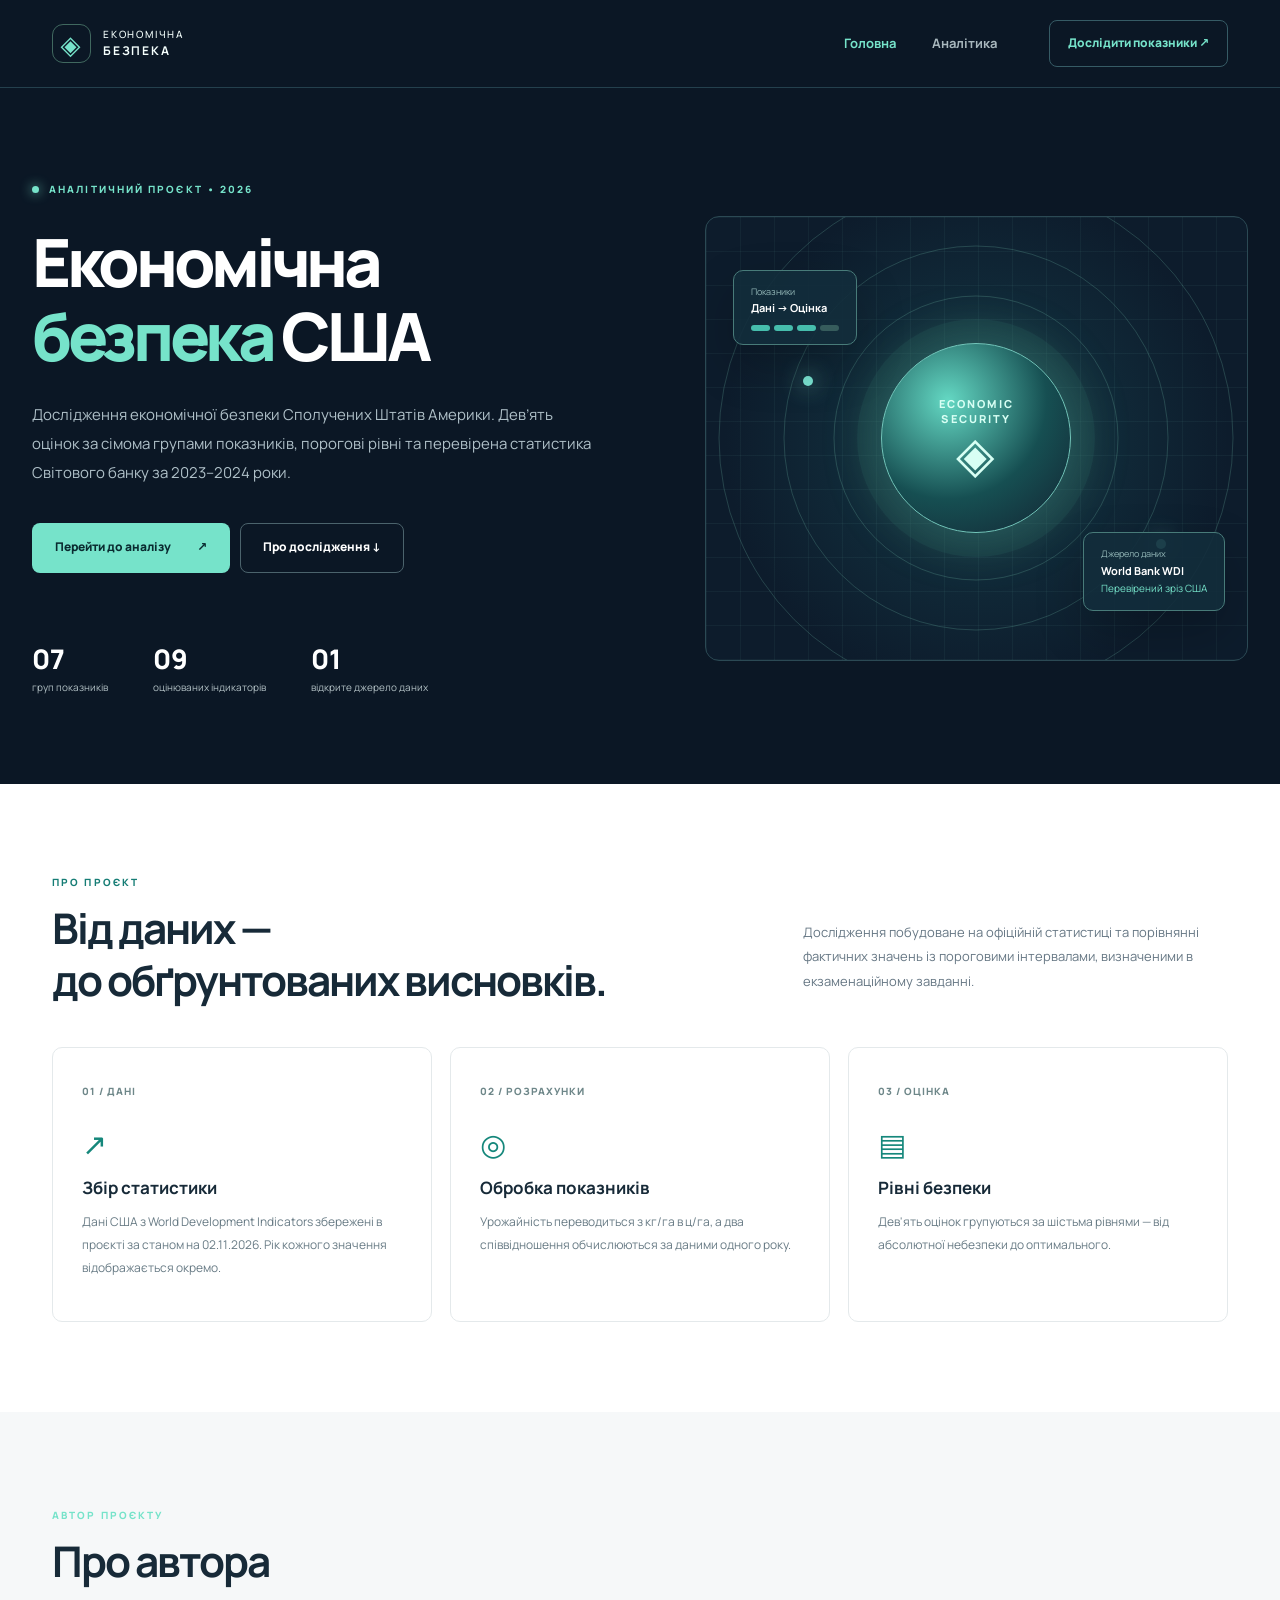
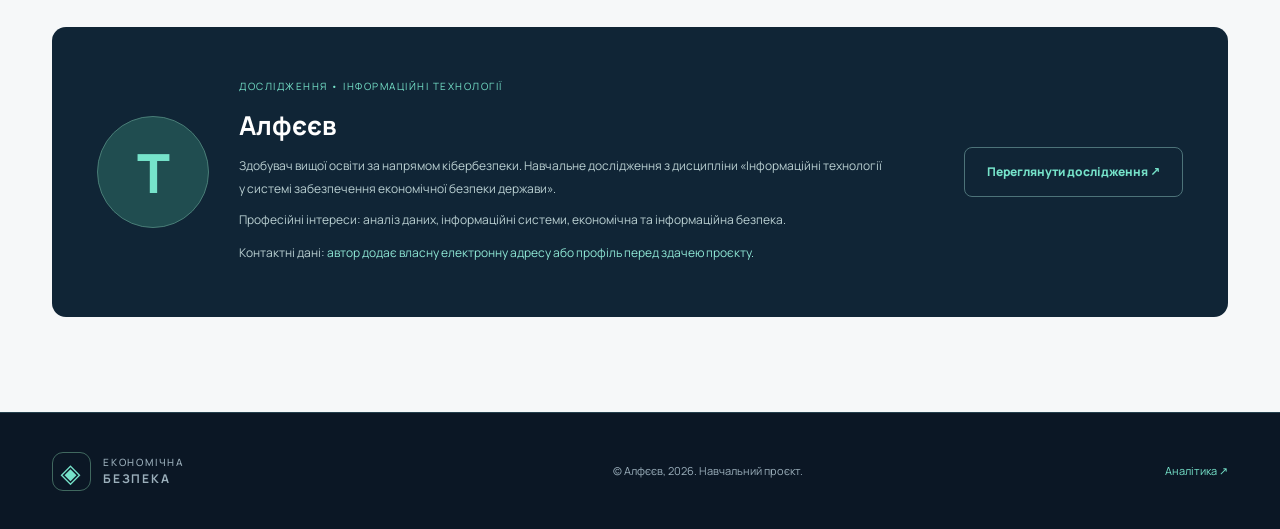
<file: index.html>
<!doctype html>
<html lang="uk">
<head>
  <meta charset="UTF-8" />
  <meta name="viewport" content="width=device-width, initial-scale=1" />
  <meta name="description" content="Інтерактивний аналіз економічної безпеки країни за показниками Світового банку" />
  <title>Економічна безпека США — Головна</title>
  <link rel="stylesheet" href="styles.css" />
</head>
<body data-page="home">
  <header class="site-header"><div class="container nav-inner">
    <a href="index.html" class="brand" aria-label="На головну"><span class="brand-mark">◈</span><span>ЕКОНОМІЧНА<br><b>БЕЗПЕКА</b></span></a>
    <nav class="main-nav" aria-label="Основна навігація"><a href="index.html" class="active" aria-current="page">Головна</a><a href="analysis.html">Аналітика</a></nav>
    <a class="nav-cta" href="analysis.html">Дослідити показники <span aria-hidden="true">↗</span></a>
  </div></header>
  <main>
    <section class="hero container">
      <div class="hero-copy">
        <div class="eyebrow"><span class="live-dot"></span> АНАЛІТИЧНИЙ ПРОЄКТ • 2026</div>
        <h1>Економічна<br><em>безпека</em> США</h1>
        <p class="hero-description">Дослідження економічної безпеки Сполучених Штатів Америки. Дев’ять оцінок за сімома групами показників, порогові рівні та перевірена статистика Світового банку за 2023–2024 роки.</p>
        <div class="hero-actions"><a href="analysis.html" class="btn btn-primary">Перейти до аналізу <span>↗</span></a><a href="#about" class="btn btn-secondary">Про дослідження ↓</a></div>
        <div class="hero-footer"><div><strong>07</strong><span>груп показників</span></div><div><strong>09</strong><span>оцінюваних індикаторів</span></div><div><strong>01</strong><span>відкрите джерело даних</span></div></div>
      </div>
      <div class="hero-visual" aria-hidden="true"><div class="visual-grid"></div><div class="glow glow-1"></div><div class="glow glow-2"></div><div class="center-orb"><span>ECONOMIC<br>SECURITY</span><b>◈</b></div><div class="orbit orbit-1"></div><div class="orbit orbit-2"></div><div class="orbit orbit-3"></div><div class="float-card fc-top"><small>Показники</small><strong>Дані → Оцінка</strong><span class="mini-dots"><i></i><i></i><i></i><i></i></span></div><div class="float-card fc-bottom"><small>Джерело даних</small><strong>World Bank WDI</strong><span>Перевірений зріз США</span></div></div>
    </section>
    <section id="about" class="section-block light-block"><div class="container">
      <div class="section-head"><div><div class="eyebrow dark-eyebrow">ПРО ПРОЄКТ</div><h2>Від даних —<br>до обґрунтованих висновків.</h2></div><p>Дослідження побудоване на офіційній статистиці та порівнянні фактичних значень із пороговими інтервалами, визначеними в екзаменаційному завданні.</p></div>
      <div class="steps"><article class="step"><span class="step-no">01 / ДАНІ</span><div class="step-icon">↗</div><h3>Збір статистики</h3><p>Дані США з World Development Indicators збережені в проєкті за станом на 02.11.2026. Рік кожного значення відображається окремо.</p></article><article class="step"><span class="step-no">02 / РОЗРАХУНКИ</span><div class="step-icon">◎</div><h3>Обробка показників</h3><p>Урожайність переводиться з кг/га в ц/га, а два співвідношення обчислюються за даними одного року.</p></article><article class="step"><span class="step-no">03 / ОЦІНКА</span><div class="step-icon">▤</div><h3>Рівні безпеки</h3><p>Дев'ять оцінок групуються за шістьма рівнями — від абсолютної небезпеки до оптимального.</p></article></div>
    </div></section>
    <section class="author-section container"><div class="section-head"><div><div class="eyebrow">АВТОР ПРОЄКТУ</div><h2>Про автора</h2></div></div><div class="author-panel"><div class="author-avatar">Т</div><div class="author-text"><span class="muted-caption">ДОСЛІДЖЕННЯ • ІНФОРМАЦІЙНІ ТЕХНОЛОГІЇ</span><h3>Алфєєв</h3><p>Здобувач вищої освіти за напрямом кібербезпеки. Навчальне дослідження з дисципліни «Інформаційні технології у системі забезпечення економічної безпеки держави».</p><p>Професійні інтереси: аналіз даних, інформаційні системи, економічна та інформаційна безпека.</p><p class="author-contact" id="contact">Контактні дані: <span class="accent-text">автор додає власну електронну адресу або профіль перед здачею проєкту.</span></p></div><a href="analysis.html" class="btn btn-outline-light">Переглянути дослідження ↗</a></div></section>
  </main>
  <footer class="site-footer"><div class="container footer-inner"><div class="brand footer-brand"><span class="brand-mark">◈</span><span>ЕКОНОМІЧНА<br><b>БЕЗПЕКА</b></span></div><span>© Алфєєв, 2026. Навчальний проєкт.</span><a href="analysis.html">Аналітика ↗</a></div></footer>
</body>
</html>
</file>
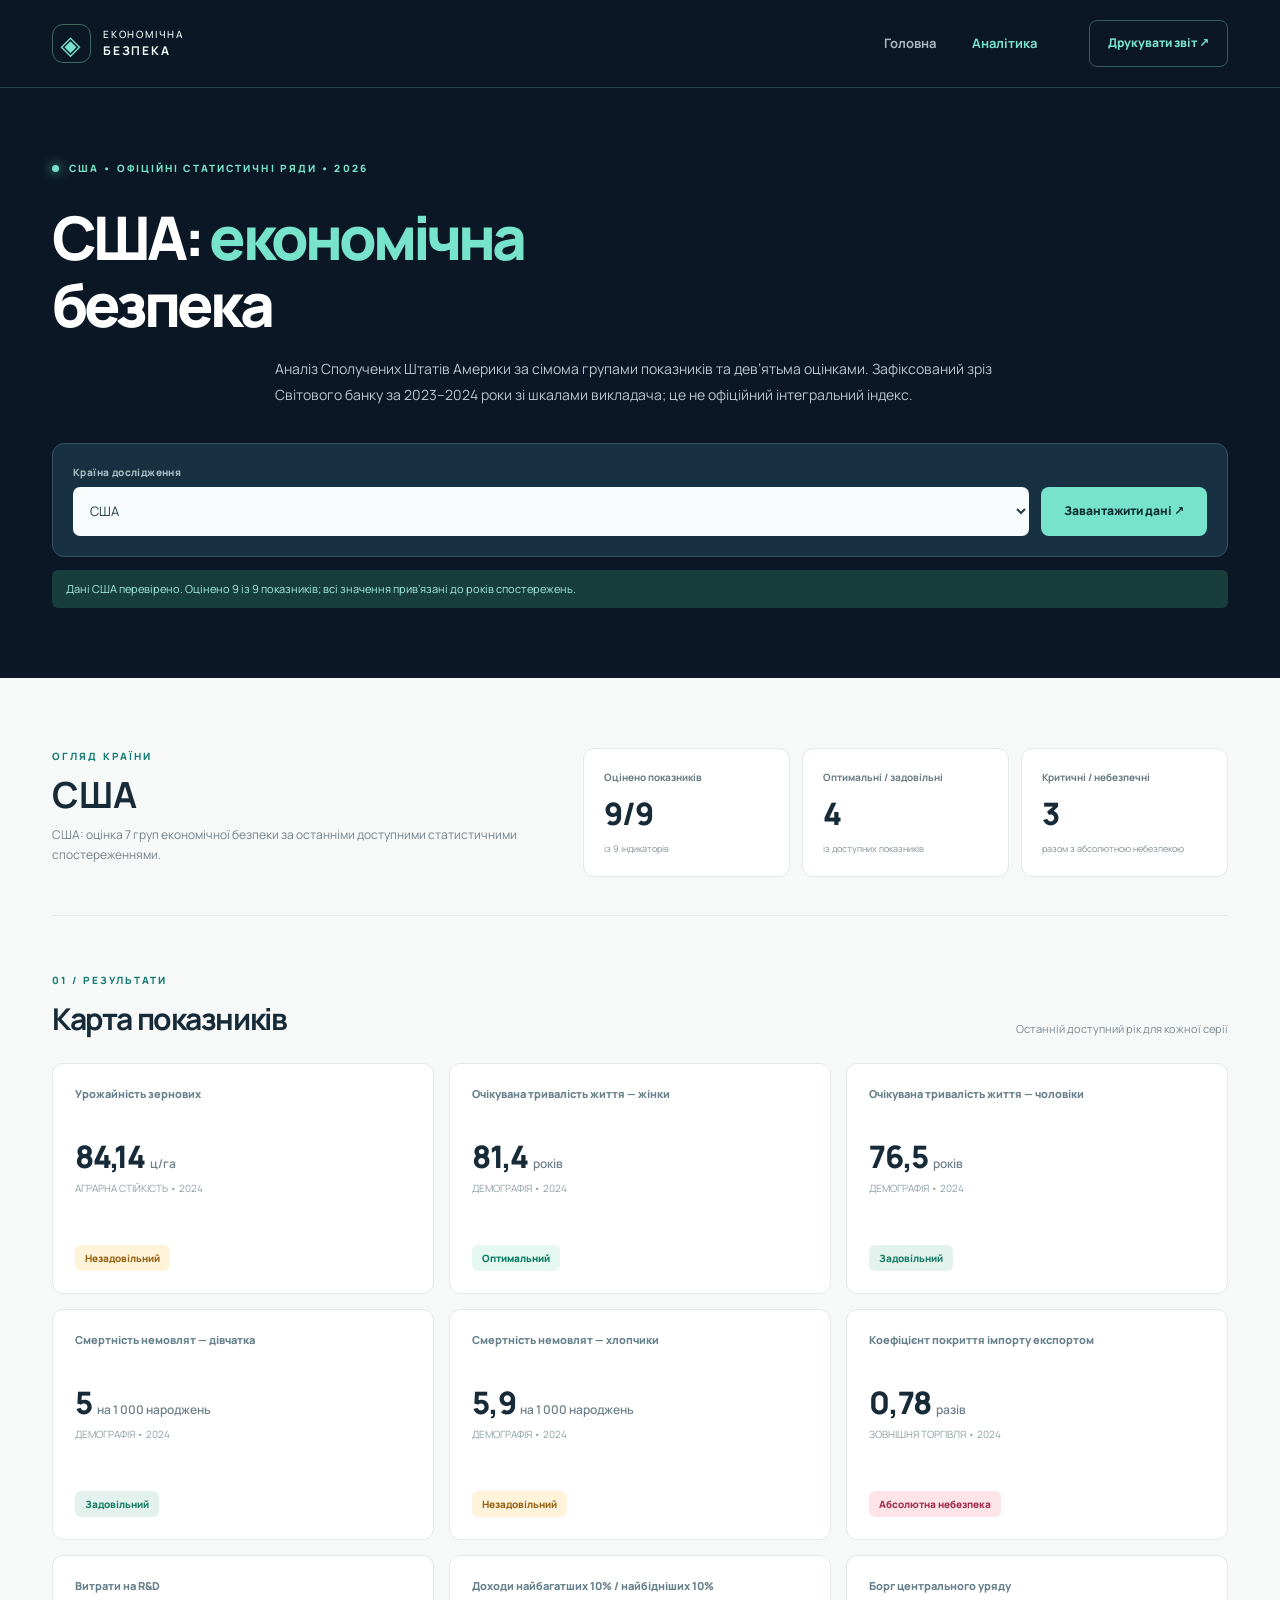
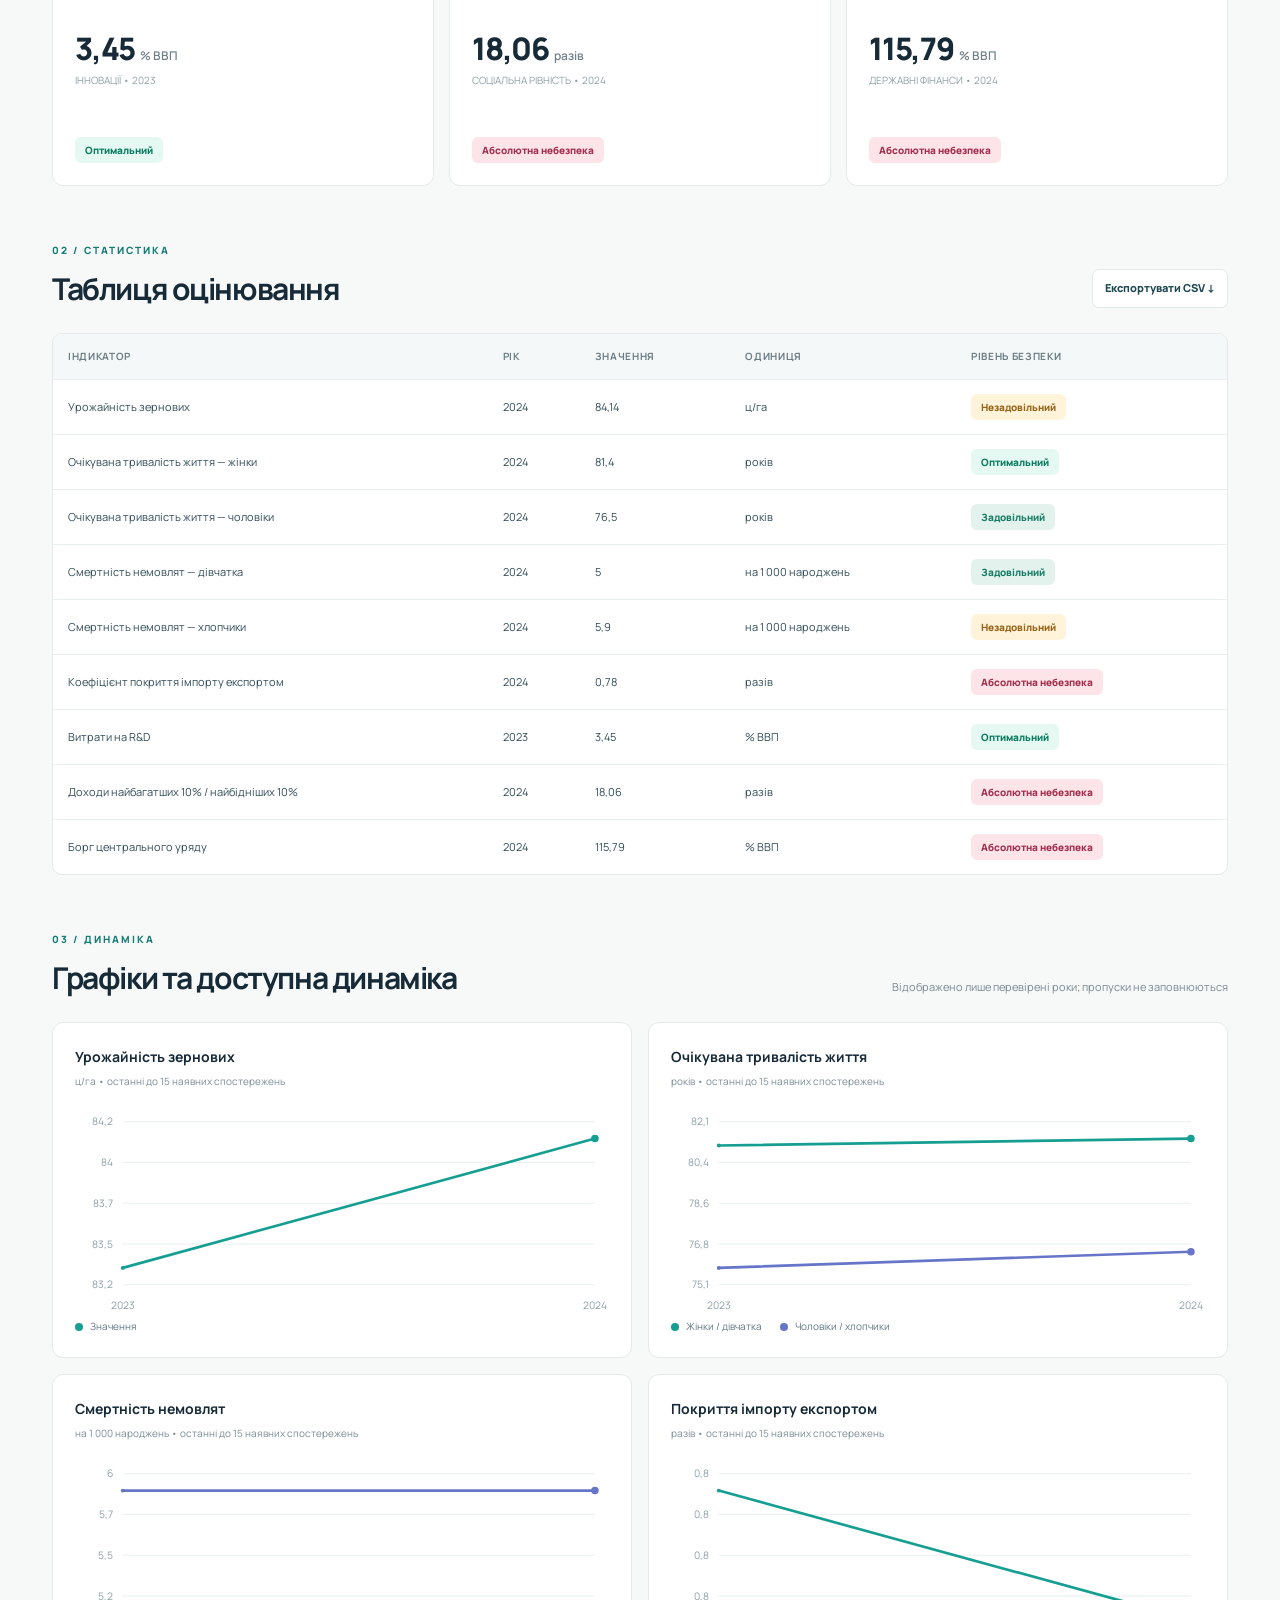
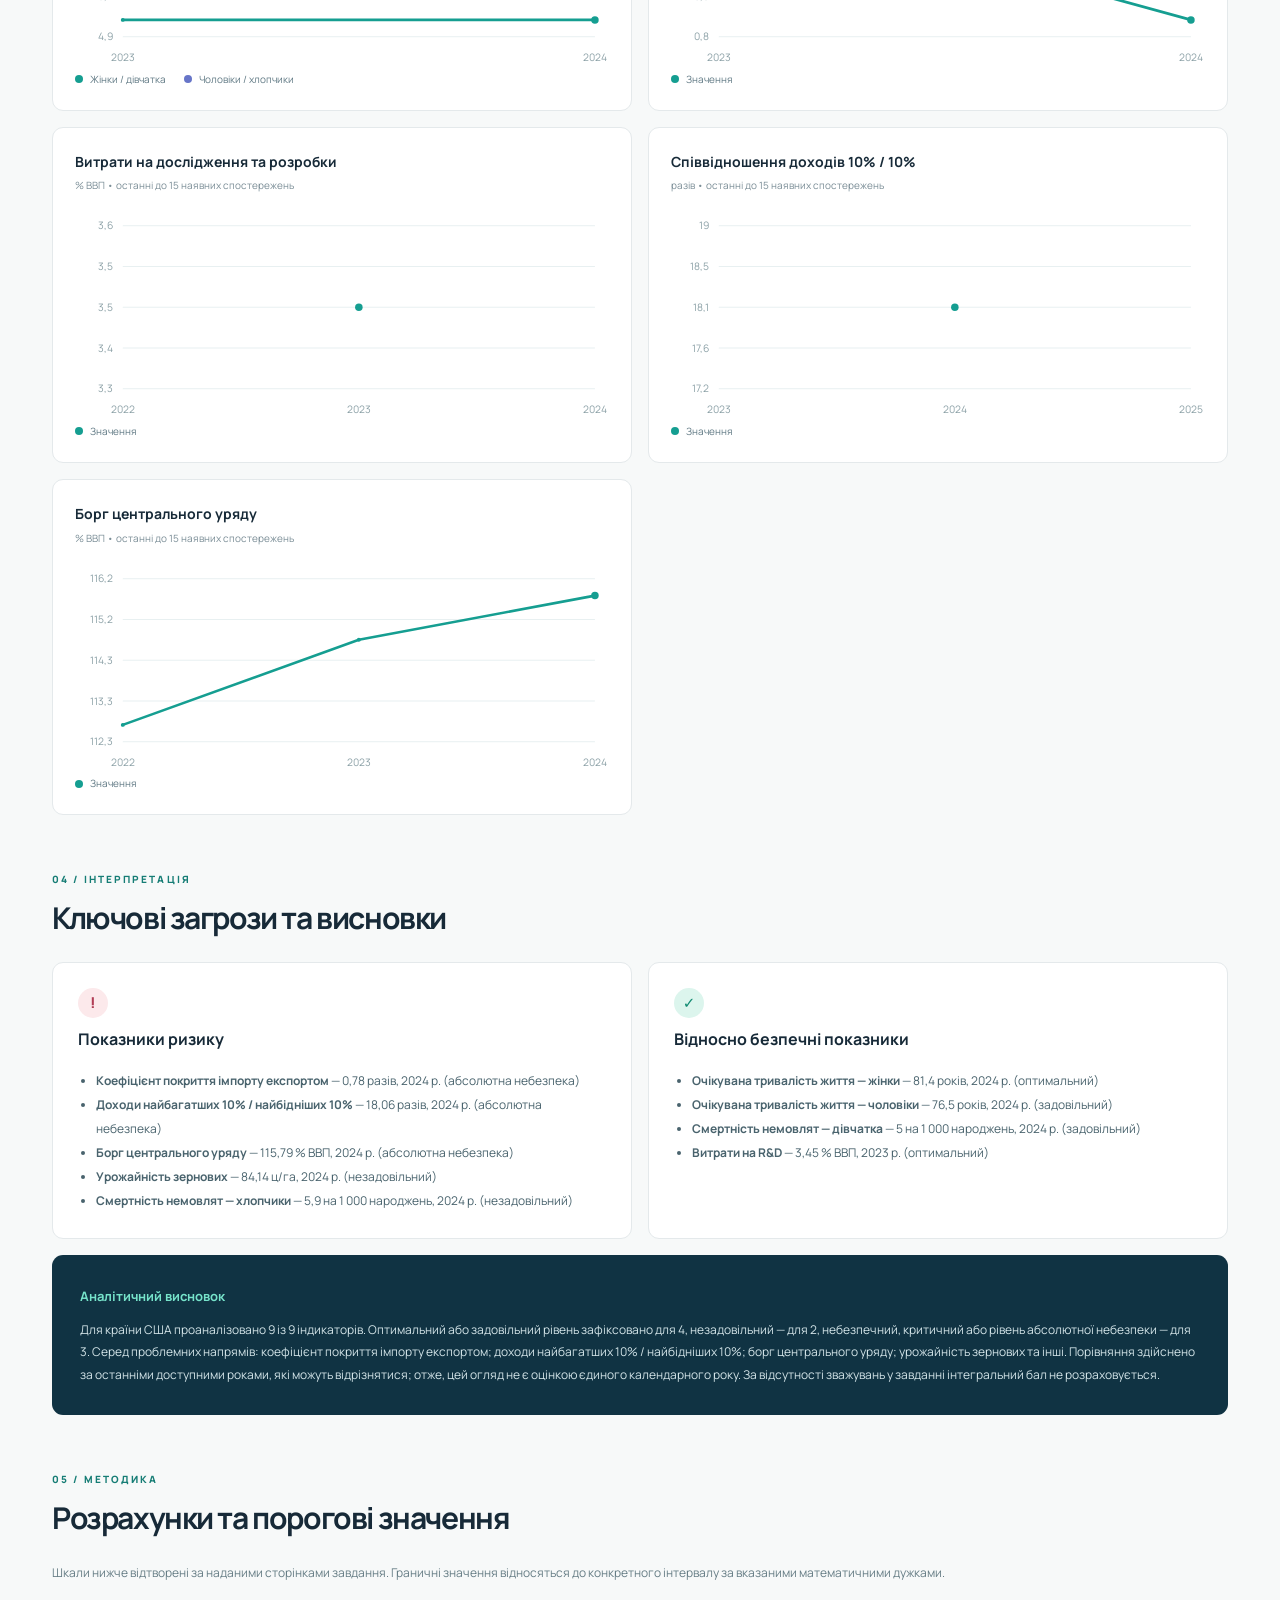
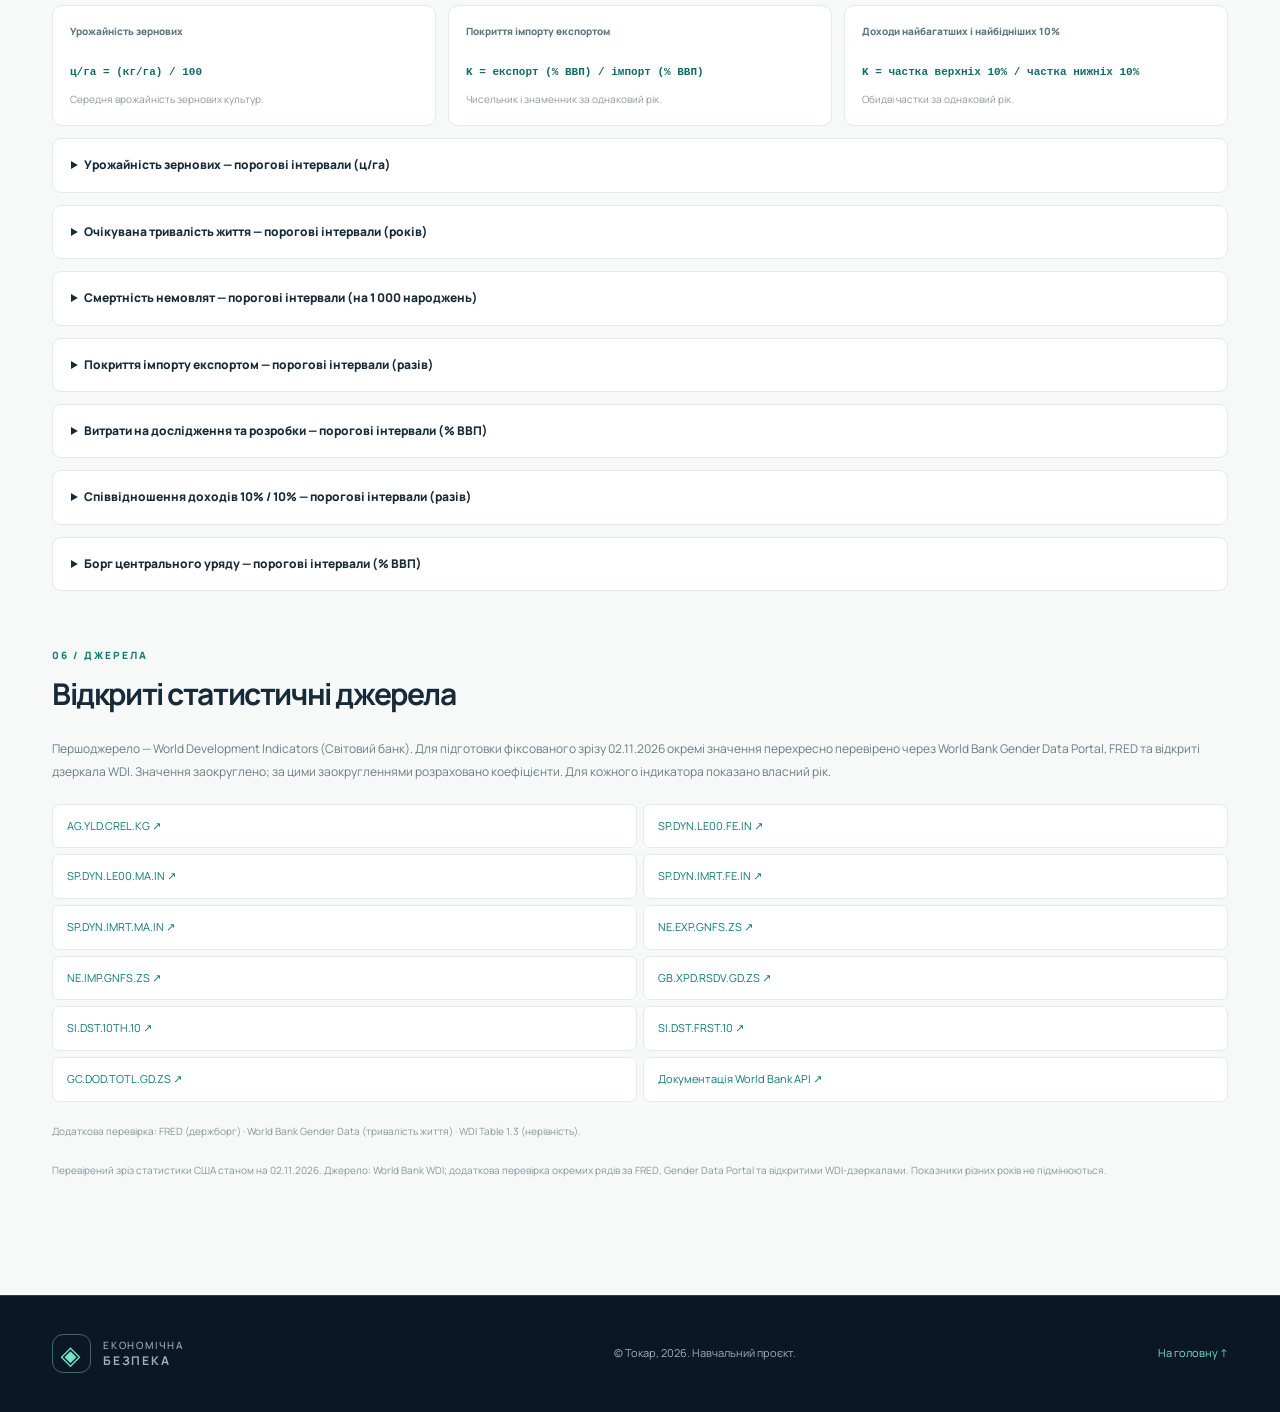
<file: analysis.html>
<!doctype html>
<html lang="uk">
<head>
  <meta charset="UTF-8" />
  <meta name="viewport" content="width=device-width, initial-scale=1" />
  <meta name="description" content="США: дев’ять індикаторів економічної безпеки, розрахунки, графіки та висновки" />
  <title>Економічна безпека США — Аналітика</title>
  <link rel="stylesheet" href="styles.css" />
  <script src="app.js" defer></script>
</head>
<body data-page="analysis">
  <header class="site-header"><div class="container nav-inner">
    <a href="index.html" class="brand" aria-label="На головну"><span class="brand-mark">◈</span><span>ЕКОНОМІЧНА<br><b>БЕЗПЕКА</b></span></a>
    <nav class="main-nav" aria-label="Основна навігація"><a href="index.html">Головна</a><a href="analysis.html" class="active" aria-current="page">Аналітика</a></nav>
    <button class="nav-cta print-btn" type="button">Друкувати звіт ↗</button>
  </div></header>
  <main>
    <section class="analysis-hero container"><div class="eyebrow"><span class="live-dot"></span> США • ОФІЦІЙНІ СТАТИСТИЧНІ РЯДИ • 2026</div><h1>США: <em>економічна</em><br>безпека</h1><p>Аналіз Сполучених Штатів Америки за сімома групами показників та дев’ятьма оцінками. Зафіксований зріз Світового банку за 2023–2024 роки зі шкалами викладача; це не офіційний інтегральний індекс.</p>
      <form class="country-toolbar" id="country-form"><div class="field-group"><label for="country-select">Країна дослідження</label><select id="country-select" aria-label="Країна"><option value="UKR">Україна</option><option value="POL">Польща</option><option value="DEU">Німеччина</option><option value="FRA">Франція</option><option value="USA" selected>США</option><option value="CZE">Чехія</option><option value="LTU">Литва</option><option value="EST">Естонія</option><option value="MDA">Молдова</option><option value="ROU">Румунія</option><option value="HUN">Угорщина</option><option value="CAN">Канада</option><option value="JPN">Японія</option><option value="KOR">Південна Корея</option><option value="GBR">Велика Британія</option><option value="SVK">Словаччина</option><option value="ITA">Італія</option><option value="ESP">Іспанія</option><option value="CUSTOM">Інший код…</option></select></div><div class="field-group country-custom" id="custom-wrapper" hidden><label for="custom-code">Код країни (ISO 3)</label><input id="custom-code" type="text" pattern="[A-Za-z]{3}" minlength="3" maxlength="3" placeholder="Напр. SWE" autocomplete="off" /></div><button class="btn btn-primary" type="submit">Завантажити дані ↗</button></form>
      <div class="notice" id="data-notice" role="status" aria-live="polite">Відкриваємо перевірений зріз статистики США…</div>
    </section>
    <section class="dashboard container" id="dashboard" aria-busy="true">
      <div class="dashboard-overview"><div class="overview-heading"><div class="eyebrow dark-eyebrow">ОГЛЯД КРАЇНИ</div><h2 id="country-title">США</h2><p id="overview-description">Аналіз буде сформовано після отримання статистики.</p></div><div class="stats-row"><div class="stat-card"><span>Оцінено показників</span><strong id="stats-evaluated">—</strong><small>із 9 індикаторів</small></div><div class="stat-card"><span>Оптимальні / задовільні</span><strong id="stats-safe">—</strong><small>із доступних показників</small></div><div class="stat-card"><span>Критичні / небезпечні</span><strong id="stats-risk">—</strong><small>разом з абсолютною небезпекою</small></div></div></div>
      <div class="section-heading-row"><div><div class="eyebrow dark-eyebrow">01 / РЕЗУЛЬТАТИ</div><h2>Карта показників</h2></div><span class="section-note">Останній доступний рік для кожної серії</span></div>
      <div class="indicator-grid" id="indicator-grid"><div class="skeleton-card"></div><div class="skeleton-card"></div><div class="skeleton-card"></div></div>
      <div class="section-heading-row"><div><div class="eyebrow dark-eyebrow">02 / СТАТИСТИКА</div><h2>Таблиця оцінювання</h2></div><button class="small-button" id="download-csv" type="button">Експортувати CSV ↓</button></div>
      <div class="table-wrap"><table id="results-table"><thead><tr><th>Індикатор</th><th>Рік</th><th>Значення</th><th>Одиниця</th><th>Рівень безпеки</th></tr></thead><tbody id="results-tbody"><tr><td colspan="5">Отримуємо дані…</td></tr></tbody></table></div>
      <div class="section-heading-row"><div><div class="eyebrow dark-eyebrow">03 / ДИНАМІКА</div><h2>Графіки та доступна динаміка</h2></div><span class="section-note">Відображено лише перевірені роки; пропуски не заповнюються</span></div><div class="charts-grid" id="charts-grid"></div>
      <div class="section-heading-row"><div><div class="eyebrow dark-eyebrow">04 / ІНТЕРПРЕТАЦІЯ</div><h2>Ключові загрози та висновки</h2></div></div><div class="conclusion-grid"><section class="conclusion-card"><div class="card-icon risk">!</div><h3>Показники ризику</h3><div id="risk-list">Визначаються на основі статистики.</div></section><section class="conclusion-card"><div class="card-icon positive">✓</div><h3>Відносно безпечні показники</h3><div id="positive-list">Визначаються на основі статистики.</div></section></div><div class="summary-note"><strong>Аналітичний висновок</strong><p id="conclusion-text">Завантаження даних…</p></div>
      <section class="methodology" id="methodology"><div class="section-heading-row"><div><div class="eyebrow dark-eyebrow">05 / МЕТОДИКА</div><h2>Розрахунки та порогові значення</h2></div></div><p class="method-intro">Шкали нижче відтворені за наданими сторінками завдання. Граничні значення відносяться до конкретного інтервалу за вказаними математичними дужками.</p><div class="formula-grid"><div class="formula-card"><span>Урожайність зернових</span><code>ц/га = (кг/га) / 100</code><p>Середня врожайність зернових культур.</p></div><div class="formula-card"><span>Покриття імпорту експортом</span><code>K = експорт (% ВВП) / імпорт (% ВВП)</code><p>Чисельник і знаменник за однаковий рік.</p></div><div class="formula-card"><span>Доходи найбагатших і найбідніших 10%</span><code>K = частка верхніх 10% / частка нижніх 10%</code><p>Обидві частки за однаковий рік.</p></div></div><div id="thresholds"></div></section>
      <section class="sources-section"><div class="section-heading-row"><div><div class="eyebrow dark-eyebrow">06 / ДЖЕРЕЛА</div><h2>Відкриті статистичні джерела</h2></div></div><p>Першоджерело — World Development Indicators (Світовий банк). Для підготовки фіксованого зрізу 02.11.2026 окремі значення перехресно перевірено через World Bank Gender Data Portal, FRED та відкриті дзеркала WDI. Значення заокруглено; за цими заокругленнями розраховано коефіцієнти. Для кожного індикатора показано власний рік.</p><div class="sources-list" id="sources-list"></div><p class="data-meta">Додаткова перевірка: <a href="https://fred.stlouisfed.org/series/DEBTTLUSA188A" target="_blank" rel="noopener">FRED (держборг)</a> · <a href="https://genderdata.worldbank.org/en/indicator/sp-dyn-le00-in" target="_blank" rel="noopener">World Bank Gender Data (тривалість життя)</a> · <a href="https://wdi.worldbank.org/table/1.3" target="_blank" rel="noopener">WDI Table 1.3 (нерівність)</a>.</p><p class="data-meta" id="loaded-at"></p></section>
    </section>
  </main>
  <footer class="site-footer"><div class="container footer-inner"><div class="brand footer-brand"><span class="brand-mark">◈</span><span>ЕКОНОМІЧНА<br><b>БЕЗПЕКА</b></span></div><span>© Токар, 2026. Навчальний проєкт.</span><a href="index.html">На головну ↑</a></div></footer>
</body>
</html>
</file>
<file: styles.css>
@import url('https://fonts.googleapis.com/css2?family=DM+Sans:wght@400;500;600;700&family=Manrope:wght@400;500;600;700;800&display=swap');
:root{--navy:#0b1725;--navy2:#102536;--teal:#76e3ca;--ink:#172a38;--gray:#667784;--paper:#f6f8f9;--line:#e4e9eb;--white:#fff;--danger:#c34a56;--warning:#bd842d;--safe:#168773;--font:'Manrope',system-ui,-apple-system,BlinkMacSystemFont,'Segoe UI',sans-serif}
*{box-sizing:border-box}html{scroll-behavior:smooth}body{margin:0;font-family:var(--font);color:var(--ink);background:var(--paper);font-size:15px;line-height:1.7}a{color:inherit;text-decoration:none}button,input,select{font:inherit}button{cursor:pointer}.container{max-width:1240px;margin-inline:auto;padding-inline:32px}.site-header{background:var(--navy);color:#f5fffd;border-bottom:1px solid #24404d}.nav-inner{min-height:87px;display:flex;align-items:center;gap:52px}.brand{display:inline-flex;align-items:center;gap:12px;font-size:10px;letter-spacing:.18em;line-height:1.48;font-weight:500;min-width:200px}.brand b{font-size:12px}.brand-mark{display:grid;place-items:center;width:39px;height:39px;border:1px solid #40685f;color:var(--teal);font-size:26px;border-radius:11px}.main-nav{display:flex;gap:36px;margin-left:auto}.main-nav a{font-size:13px;font-weight:700;color:#a8b7bd}.main-nav a:hover,.main-nav a.active{color:var(--teal)}.nav-cta{border:1px solid #365b65;background:transparent;border-radius:8px;padding:12px 18px;color:var(--teal);font-weight:800;font-size:12px;white-space:nowrap}.nav-cta:hover{border-color:var(--teal)}.hero{min-height:655px;padding-block:93px 88px;display:grid;grid-template-columns:1.08fr .92fr;align-items:center;gap:35px;color:var(--white);max-width:none;background:var(--navy)}.hero>*{max-width:650px}.hero-copy{justify-self:end;width:100%}.hero-visual{justify-self:start;width:100%;height:445px;position:relative;overflow:hidden;border-radius:14px;border:1px solid #2b4954;background:radial-gradient(circle at center,#1d4b4a,#102837 42%,#0d1c2c 72%)}.eyebrow{font-size:10px;letter-spacing:.21em;font-weight:800;color:var(--teal);display:flex;align-items:center;gap:10px}.live-dot{width:7px;height:7px;background:var(--teal);border-radius:50%;box-shadow:0 0 12px var(--teal)}h1,h2,h3,p{margin-top:0}h1{font-size:clamp(50px,5.2vw,83px);line-height:1.11;letter-spacing:-.065em;font-weight:800;margin:27px 0}h1 em{font-style:normal;color:var(--teal)}.hero-description{max-width:560px;color:#afc0c8;line-height:1.95;font-size:15px}.hero-actions{display:flex;gap:10px;margin-top:35px;flex-wrap:wrap}.btn{min-height:50px;display:inline-flex;align-items:center;justify-content:center;gap:26px;border-radius:8px;padding:11px 22px;font-weight:800;font-size:12px;border:1px solid transparent}.btn-primary{background:var(--teal);color:#0a2b30}.btn-primary:hover{background:#9cf5df}.btn-secondary{color:white;border-color:#4b636c}.btn-secondary:hover{background:#213845}.hero-footer{display:flex;gap:45px;padding-top:70px}.hero-footer>div{display:flex;flex-direction:column}.hero-footer strong{font-size:27px;line-height:1.2;font-weight:800;color:#fff}.hero-footer span{font-size:10px;color:#b2c0c4;margin-top:4px}.visual-grid{position:absolute;inset:0;background-image:linear-gradient(#7dccbf0f 1px,transparent 1px),linear-gradient(90deg,#7dccbf0f 1px,transparent 1px);background-size:34px 34px}.center-orb{width:190px;height:190px;left:50%;top:50%;transform:translate(-50%,-50%);position:absolute;background:radial-gradient(circle at 35% 30%,#64d8c3,#164f52 55%,#14313c 85%);border:1px solid #73c7bb;border-radius:50%;box-shadow:0 0 60px #66dec840,0 0 0 24px #2a5d5740;display:flex;align-items:center;justify-content:center;flex-direction:column;color:#d8fff4;line-height:1.4;font-size:11px;letter-spacing:.19em;text-align:center;font-weight:800}.center-orb b{font-size:50px;font-weight:400;line-height:1.1}.orbit{position:absolute;border:1px solid #7dcbb738;border-radius:50%;left:50%;top:50%;transform:translate(-50%,-50%)}.orbit-1{width:285px;height:285px}.orbit-2{width:385px;height:385px}.orbit-3{width:515px;height:515px}.glow{position:absolute;width:10px;height:10px;border-radius:50%;background:#7ae2d1;box-shadow:0 0 22px #7ae2d1}.glow-1{left:18%;top:36%}.glow-2{right:15%;bottom:25%}.float-card{position:absolute;background:#122d3be5;border:1px solid #487b79;border-radius:10px;padding:13px 17px;display:flex;flex-direction:column;box-shadow:0 20px 50px #0003}.float-card small{font-size:9px;color:#94b8b8}.float-card strong{font-size:11px;color:#fff}.float-card>span{font-size:10px;color:var(--teal)}.fc-top{left:5%;top:12%}.fc-bottom{right:4%;bottom:11%}.mini-dots{display:flex;gap:4px;margin-top:7px}.mini-dots i{height:6px;width:19px;border-radius:3px;background:#46bdac}.mini-dots i:last-child{background:#365c5c}.section-block{padding:90px 0}.light-block{background:#fff}.section-head{display:flex;justify-content:space-between;gap:60px;align-items:end;margin-bottom:40px}.section-head h2,.section-heading-row h2{font-size:clamp(29px,3.3vw,44px);line-height:1.23;letter-spacing:-.047em;margin:12px 0 0}.section-head>p{max-width:425px;color:var(--gray);font-size:13px;line-height:1.9}.dark-eyebrow{color:#167d75}.steps{display:grid;grid-template-columns:repeat(3,1fr);gap:18px}.step{border:1px solid var(--line);padding:29px;border-radius:10px;min-height:252px}.step-no{font-size:10px;letter-spacing:.1em;font-weight:800;color:#6e8789}.step-icon{color:#15877b;font-size:30px;margin-top:16px}.step h3{font-size:17px;margin:5px 0 8px}.step p{font-size:12px;color:#687b85;line-height:1.9}.author-section{padding-block:95px}.author-panel{display:flex;align-items:center;gap:30px;padding:45px;background:var(--navy2);color:white;border-radius:14px}.author-avatar{flex:0 0 112px;height:112px;display:grid;place-items:center;background:#204d50;border:1px solid #497d77;color:var(--teal);border-radius:100%;font-size:54px;font-weight:800}.author-text{max-width:650px;flex:1}.muted-caption{font-size:10px;color:var(--teal);letter-spacing:.15em}.author-text h3{font-size:26px;margin:5px 0 8px}.author-text p{font-size:12px;color:#bad0d2;line-height:1.9;margin-bottom:8px}.author-contact{margin-top:10px}.accent-text{color:#8ee7d5}.author-panel>.btn{margin-left:auto;white-space:nowrap}.btn-outline-light{border-color:#4d7379;color:var(--teal)}.site-footer{background:var(--navy);border-top:1px solid #24404d;color:#9bafbb}.footer-inner{display:flex;align-items:center;justify-content:space-between;gap:20px;min-height:116px}.footer-inner>span,.footer-inner>a{font-size:11px}.footer-inner>a{color:var(--teal)}
/* ANALYTICS */
body[data-page=analysis]{background:#f7f9f9}.analysis-hero{max-width:none;background:var(--navy);color:white;padding-top:72px;padding-bottom:70px}.analysis-hero>*{max-width:1176px;margin-inline:auto}.analysis-hero h1{font-size:clamp(46px,4.7vw,74px);margin-bottom:18px}.analysis-hero>p{font-size:14px;color:#b8c7ce;line-height:1.9;max-width:730px;margin-inline:auto auto}.analysis-hero>.eyebrow{max-width:1176px}.country-toolbar{margin-top:34px;padding:20px;background:#173143;border:1px solid #365262;border-radius:12px;display:flex;align-items:end;gap:12px;flex-wrap:wrap}.field-group{flex:1;min-width:180px}.field-group label{display:block;font-size:10px;color:#a7c0c4;font-weight:800;margin-bottom:6px;letter-spacing:.04em}.field-group select,.field-group input{width:100%;background:#f8fbfb;border:0;border-radius:7px;padding:12px 13px;color:#213d45;font-size:13px;min-height:49px}.country-toolbar .btn{min-height:49px}.notice{margin-top:13px;font-size:11px;color:#acc7c7;padding:10px 14px;border-radius:6px;background:#18303a}.notice.error{color:#ffcbca;background:#542f39}.notice.ok{color:#a6efdc;background:#183d3d}.dashboard{padding-block:70px 105px}.dashboard-overview{display:flex;gap:35px;align-items:stretch;justify-content:space-between;padding-bottom:38px;border-bottom:1px solid var(--line)}.overview-heading{flex:1}.overview-heading h2{font-size:36px;line-height:1.2;margin:8px 0}.overview-heading p{font-size:12px;color:#71818a;max-width:510px}.stats-row{display:grid;grid-template-columns:repeat(3,1fr);gap:12px;flex:1.3}.stat-card{border:1px solid var(--line);border-radius:11px;padding:20px;background:#fff;display:flex;flex-direction:column;justify-content:space-between}.stat-card>span{font-size:10px;color:#647984;font-weight:700}.stat-card strong{font-size:31px;font-weight:800;letter-spacing:-.03em;line-height:1.4}.stat-card small{font-size:9px;color:#819198}.section-heading-row{display:flex;align-items:end;justify-content:space-between;gap:20px;margin:56px 0 25px}.section-heading-row h2{font-size:30px}.section-note{font-size:11px;color:#798891;align-self:end}.indicator-grid{display:grid;grid-template-columns:repeat(3,minmax(0,1fr));gap:15px}.indicator-card{padding:22px;border:1px solid var(--line);border-radius:11px;background:#fff;display:flex;flex-direction:column;min-height:231px}.indicator-card .card-label{font-size:11px;color:#67808b;font-weight:800;min-height:38px;line-height:1.5}.indicator-card .card-value{font-size:31px;font-weight:800;letter-spacing:-.04em;line-height:1.2;margin:14px 0 5px;overflow-wrap:anywhere}.indicator-card .card-value small{font-size:12px;font-weight:600;letter-spacing:0;color:#71818b;margin-left:5px}.indicator-card .card-meta{font-size:10px;color:#8da0a5}.indicator-card .status-chip{margin-top:auto;align-self:start}.status-chip{display:inline-flex;align-items:center;gap:6px;font-size:10px;font-weight:800;line-height:1.4;padding:6px 10px;border-radius:6px;white-space:normal}.level-5{background:#e5f8f1;color:#087b60}.level-4{background:#e3f2ec;color:#187d67}.level-3{background:#fff4da;color:#966317}.level-2{background:#fff0e8;color:#b9682d}.level-1{background:#fce8e5;color:#ad4a43}.level-0{background:#fde4e8;color:#a32e4c}.level-na{background:#e8edef;color:#647b84}.skeleton-card{height:225px;background:linear-gradient(110deg,#e8eeef 8%,#f4f6f6 18%,#e8eeef 33%);background-size:180% 100%;animation:skeleton 1.3s linear infinite;border-radius:10px}@keyframes skeleton{to{background-position-x:-200%}}.small-button{background:#fff;border:1px solid var(--line);border-radius:7px;color:#1d4850;font-weight:800;padding:9px 12px;font-size:11px}.small-button:hover{border-color:#138e7d}.table-wrap{overflow-x:auto;background:white;border:1px solid var(--line);border-radius:10px}table{width:100%;border-collapse:collapse;text-align:left;min-width:720px}th{font-size:10px;letter-spacing:.065em;color:#6b7d85;text-transform:uppercase;background:#f5f8f8}td{font-size:11px;color:#314c58}td,th{padding:14px 15px;border-bottom:1px solid #e9eeef}tbody tr:last-child td{border-bottom:0}.charts-grid{display:grid;grid-template-columns:repeat(2,minmax(0,1fr));gap:16px}.chart-card{background:white;border:1px solid var(--line);padding:22px;border-radius:11px}.chart-card h3{font-size:14px;margin-bottom:4px}.chart-subtitle{font-size:10px;color:#7a8d96;margin-bottom:13px}.chart-svg{width:100%;height:auto;display:block}.chart-legend{display:flex;gap:18px;flex-wrap:wrap;font-size:10px;color:#607984}.chart-legend span{display:flex;align-items:center;gap:7px}.legend-dot{width:8px;height:8px;border-radius:50%;display:inline-block}.conclusion-grid{display:grid;grid-template-columns:1fr 1fr;gap:16px}.conclusion-card{background:#fff;padding:25px;border:1px solid var(--line);border-radius:11px;min-height:200px}.conclusion-card h3{font-size:16px;margin:8px 0 16px}.card-icon{font-weight:800;border-radius:100%;height:30px;width:30px;display:grid;place-items:center}.card-icon.risk{color:#b13d55;background:#fce9eb}.card-icon.positive{color:#128b72;background:#dcf5ed}.conclusion-card ul{margin:0;padding-left:18px;font-size:12px;color:#49636d;line-height:2}.conclusion-card p{font-size:12px;color:#667d86}.summary-note{background:#103343;border-radius:11px;color:white;padding:28px;margin-top:16px}.summary-note strong{font-size:13px;color:var(--teal)}.summary-note p{color:#d3e4e8;font-size:12px;line-height:1.9;margin:10px 0 0}.method-intro,.sources-section>p{font-size:12px;color:#667d85;line-height:1.9}.formula-grid{display:grid;grid-template-columns:repeat(3,minmax(0,1fr));gap:12px;margin-top:20px}.formula-card{background:white;border:1px solid var(--line);border-radius:10px;padding:17px}.formula-card span{font-size:10px;font-weight:800;color:#5c7680;display:block;min-height:35px}.formula-card code{display:block;font-size:11px;color:#116d64;word-break:break-word;margin:5px 0 10px;font-weight:800}.formula-card p{color:#8a999c;font-size:10px;margin:0}.threshold-group{border:1px solid var(--line);border-radius:9px;padding:16px 18px;margin-top:12px;background:#fff}.threshold-group summary{cursor:pointer;font-weight:800;font-size:12px}.threshold-grid{display:flex;flex-wrap:wrap;gap:7px;margin-top:14px}.threshold-item{padding:8px;border:1px solid #e7eff0;border-radius:6px;font-size:10px;background:#fafcfc}.threshold-item span{display:block;color:#6d838b}.threshold-item strong{display:block;color:#244853}.sources-list{display:grid;grid-template-columns:repeat(2,minmax(0,1fr));gap:6px;margin-top:20px}.sources-list a{font-size:11px;overflow-wrap:anywhere;background:#fff;border:1px solid var(--line);border-radius:7px;padding:12px 14px;color:#0e7777}.sources-list a:hover{text-decoration:underline}.data-meta{font-size:10px!important;margin-top:20px;color:#86969b!important}
@media(max-width:1050px){.hero{grid-template-columns:1fr 1fr}.hero-footer{gap:20px}.author-panel{flex-wrap:wrap}.author-panel>.btn{margin-left:142px}.dashboard-overview{flex-direction:column}}@media(max-width:760px){.container{padding-inline:19px}.site-header .container{padding-inline:16px}.nav-inner{min-height:70px;gap:10px}.brand{min-width:auto;font-size:8px}.brand b{font-size:9px}.brand-mark{width:33px;height:33px;font-size:22px}.main-nav{gap:13px;margin-left:auto}.main-nav a{font-size:11px}.nav-cta{display:none}.hero{display:flex;flex-direction:column;align-items:stretch;padding-top:57px;padding-bottom:53px;gap:35px}.hero>*{max-width:none}.hero-visual{height:330px}.hero-footer{padding-top:45px;justify-content:space-between}.hero-footer strong{font-size:23px}.hero-footer span{font-size:9px}.section-block{padding:65px 0}.section-head{display:block}.section-head>p{margin-top:20px}.steps{grid-template-columns:1fr}.step{min-height:auto}.author-section{padding-block:65px}.author-panel{padding:25px;gap:20px}.author-avatar{flex-basis:65px;height:65px;font-size:35px}.author-text{flex-basis:100%}.author-panel>.btn{margin-left:0}.footer-inner{flex-wrap:wrap;min-height:145px}.analysis-hero{padding-top:49px;padding-bottom:42px}.analysis-hero h1{font-size:42px}.country-toolbar{display:block}.field-group{margin-bottom:12px}.country-toolbar .btn{width:100%}.dashboard{padding-block:43px 70px}.stats-row{gap:7px}.stat-card{padding:13px}.stat-card strong{font-size:23px}.stat-card>span{font-size:9px;min-height:29px}.stat-card small{font-size:8px}.overview-heading h2{font-size:30px}.section-heading-row{align-items:start;flex-wrap:wrap;margin-top:42px}.indicator-grid{grid-template-columns:repeat(2,minmax(0,1fr));gap:9px}.indicator-card{padding:13px;min-height:208px}.indicator-card .card-label{font-size:10px;min-height:49px}.indicator-card .card-value{font-size:24px}.charts-grid,.conclusion-grid,.formula-grid,.sources-list{grid-template-columns:1fr}.chart-card{padding:15px}.section-note{font-size:10px}.float-card{transform:scale(.86)}.fc-top{transform-origin:top left}.fc-bottom{transform-origin:bottom right}}
@media(max-width:380px){.brand span:last-child{display:none}.indicator-grid{grid-template-columns:1fr}.stat-card strong{font-size:20px}}
@media print{body{background:#fff!important;color:#000!important}.site-header,.site-footer,.country-toolbar,.print-btn,#download-csv,.hero-actions{display:none!important}.analysis-hero{background:white!important;color:#111!important;padding:15px 0!important}.analysis-hero h1{font-size:33px!important;color:#111}.analysis-hero p,.analysis-hero .eyebrow{color:#333!important}#data-notice{display:none}.container{max-width:none}.dashboard{padding:5px 0}.indicator-grid{grid-template-columns:repeat(3,1fr)}.indicator-card,.chart-card,.conclusion-card,.threshold-group{break-inside:avoid}.chart-card{padding:9px}.section-heading-row{margin:19px 0 10px}.section-heading-row h2{font-size:21px}.sources-list a{color:#000}.methodology{break-before:page}a{color:#000!important}}
</file>
